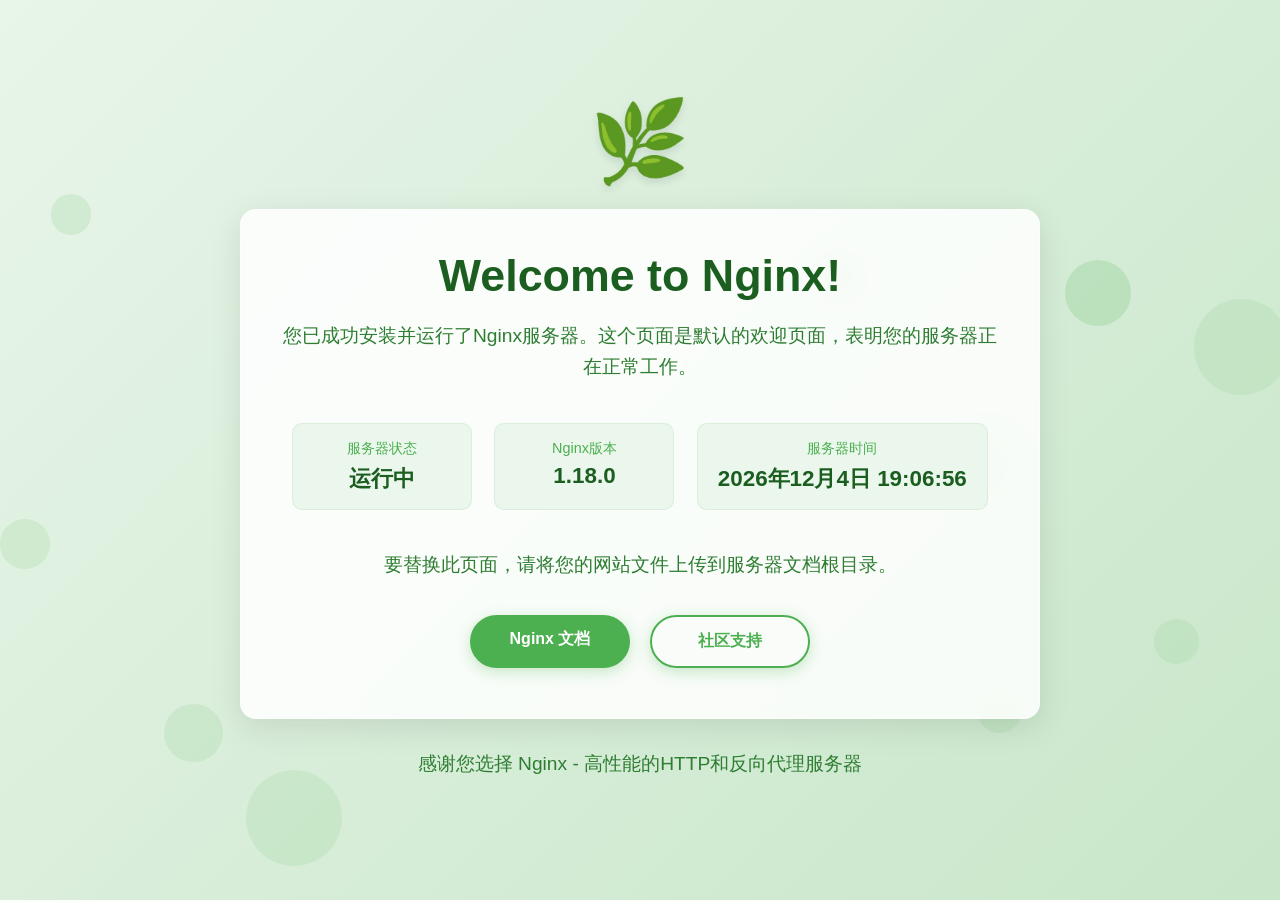
<file: nginx/html/index.html>
<!DOCTYPE html>
<html lang="zh-CN">
<head>
    <meta charset="UTF-8">
    <meta name="viewport" content="width=device-width, initial-scale=1.0">
    <title>Welcome to Nginx</title>
    <style>
        * {
            margin: 0;
            padding: 0;
            box-sizing: border-box;
            font-family: 'Segoe UI', Tahoma, Geneva, Verdana, sans-serif;
            -webkit-tap-highlight-color: transparent; /* 移除移动端点击高亮 */
        }
        
        body {
            background: linear-gradient(135deg, #e8f5e9 0%, #c8e6c9 100%);
            color: #2e7d32;
            min-height: 100vh;
            display: flex;
            flex-direction: column;
            align-items: center;
            justify-content: center;
            padding: 20px;
            overflow-x: hidden;
            position: relative;
        }
        
        /* 动态背景元素 */
        .bg-animation {
            position: absolute;
            top: 0;
            left: 0;
            width: 100%;
            height: 100%;
            z-index: -1;
            overflow: hidden;
        }
        
        .bg-circle {
            position: absolute;
            border-radius: 50%;
            background: rgba(200, 230, 201, 0.4);
            animation: float 15s infinite linear;
        }
        
        .container {
            max-width: 800px;
            width: 100%;
            text-align: center;
            z-index: 1;
        }
        
        .logo {
            font-size: 5rem;
            margin-bottom: 20px;
            color: #388e3c;
            text-shadow: 0 4px 8px rgba(0, 0, 0, 0.1);
            animation: pulse 3s infinite;
        }
        
        .card {
            background: rgba(255, 255, 255, 0.85);
            backdrop-filter: blur(10px);
            border-radius: 16px;
            padding: 40px;
            box-shadow: 0 8px 32px rgba(0, 0, 0, 0.1);
            border: 1px solid rgba(255, 255, 255, 0.5);
            margin-bottom: 30px;
            transition: transform 0.3s ease;
        }
        
        .card:hover {
            transform: translateY(-5px);
        }
        
        h1 {
            font-size: 2.8rem;
            margin-bottom: 20px;
            color: #1b5e20;
        }
        
        p {
            font-size: 1.2rem;
            line-height: 1.6;
            margin-bottom: 25px;
            color: #2e7d32;
        }
        
        .status-container {
            display: flex;
            justify-content: space-around;
            flex-wrap: wrap;
            margin: 30px 0;
        }
        
        .status-item {
            background: rgba(232, 245, 233, 0.8);
            padding: 15px 20px;
            border-radius: 10px;
            margin: 10px;
            min-width: 180px;
            transition: all 0.3s ease;
            border: 1px solid rgba(200, 230, 201, 0.5);
        }
        
        .status-item:hover {
            background: rgba(200, 230, 201, 0.9);
            transform: translateY(-3px);
        }
        
        .status-label {
            font-size: 0.9rem;
            color: #4caf50;
            margin-bottom: 5px;
        }
        
        .status-value {
            font-size: 1.4rem;
            font-weight: bold;
            color: #1b5e20;
        }
        
        .btn-container {
            display: flex;
            justify-content: center;
            flex-wrap: wrap;
            margin-top: 20px;
        }
        
        .btn {
            display: inline-block;
            background: #4CAF50;
            color: white;
            padding: 14px 30px;
            border-radius: 50px;
            text-decoration: none;
            font-weight: bold;
            margin: 10px;
            transition: all 0.3s ease;
            box-shadow: 0 4px 15px rgba(76, 175, 80, 0.3);
            cursor: pointer;
            border: none;
            font-size: 1rem;
            min-width: 160px;
            text-align: center;
            -webkit-user-select: none;
            -moz-user-select: none;
            -ms-user-select: none;
            user-select: none;
        }
        
        .btn:hover, .btn:active {
            background: #45a049;
            transform: translateY(-3px);
            box-shadow: 0 6px 20px rgba(76, 175, 80, 0.4);
        }
        
        .btn-secondary {
            background: transparent;
            border: 2px solid #4CAF50;
            color: #4CAF50;
        }
        
        .btn-secondary:hover, .btn-secondary:active {
            background: rgba(76, 175, 80, 0.1);
        }
        
        .footer {
            margin-top: 30px;
            color: #4caf50;
            font-size: 0.9rem;
        }
        
        /* 修复链接样式 */
        .link-btn {
            display: inline-block;
            background: #4CAF50;
            color: white;
            padding: 14px 30px;
            border-radius: 50px;
            text-decoration: none;
            font-weight: bold;
            margin: 10px;
            transition: all 0.3s ease;
            box-shadow: 0 4px 15px rgba(76, 175, 80, 0.3);
            font-size: 1rem;
            min-width: 160px;
            text-align: center;
            -webkit-user-select: none;
            -moz-user-select: none;
            -ms-user-select: none;
            user-select: none;
        }
        
        .link-btn:hover, .link-btn:active {
            background: #45a049;
            transform: translateY(-3px);
            box-shadow: 0 6px 20px rgba(76, 175, 80, 0.4);
            text-decoration: none;
            color: white;
        }
        
        .link-btn-secondary {
            background: transparent;
            border: 2px solid #4CAF50;
            color: #4CAF50;
        }
        
        .link-btn-secondary:hover, .link-btn-secondary:active {
            background: rgba(76, 175, 80, 0.1);
            color: #4CAF50;
        }
        
        @keyframes pulse {
            0% { transform: scale(1); }
            50% { transform: scale(1.05); }
            100% { transform: scale(1); }
        }
        
        @keyframes float {
            0% {
                transform: translateY(0) rotate(0deg);
                opacity: 1;
            }
            100% {
                transform: translateY(-1000px) rotate(720deg);
                opacity: 0;
            }
        }
        
        /* 平板设备适配 */
        @media (max-width: 768px) {
            .logo {
                font-size: 4rem;
            }
            
            h1 {
                font-size: 2.2rem;
            }
            
            .card {
                padding: 25px;
            }
            
            .status-item {
                min-width: 140px;
            }
            
            .btn, .link-btn {
                padding: 12px 25px;
                min-width: 140px;
            }
        }
        
        /* 手机设备适配 */
        @media (max-width: 480px) {
            body {
                padding: 15px;
            }
            
            .logo {
                font-size: 3rem;
            }
            
            h1 {
                font-size: 1.8rem;
            }
            
            .card {
                padding: 20px 15px;
            }
            
            p {
                font-size: 1.1rem;
            }
            
            .status-container {
                flex-direction: column;
                align-items: center;
            }
            
            .status-item {
                width: 100%;
                max-width: 250px;
                margin: 8px 0;
            }
            
            .btn-container {
                flex-direction: column;
                align-items: center;
            }
            
            .btn, .link-btn {
                width: 100%;
                max-width: 280px;
                margin: 8px 0;
                padding: 16px 20px;
                font-size: 1.1rem;
            }
            
            .footer {
                font-size: 0.8rem;
            }
        }
        
        /* 小屏幕手机适配 */
        @media (max-width: 360px) {
            .logo {
                font-size: 2.5rem;
            }
            
            h1 {
                font-size: 1.5rem;
            }
            
            .card {
                padding: 15px 10px;
            }
            
            p {
                font-size: 1rem;
            }
            
            .status-item {
                padding: 12px 15px;
            }
            
            .status-value {
                font-size: 1.2rem;
            }
        }
        
        /* 防止移动端横屏时字体过大 */
        @media (max-width: 768px) and (orientation: landscape) {
            .container {
                max-height: 100vh;
                overflow-y: auto;
            }
            
            .card {
                padding: 15px;
            }
            
            .logo {
                font-size: 3rem;
                margin-bottom: 10px;
            }
            
            h1 {
                font-size: 1.8rem;
                margin-bottom: 15px;
            }
            
            p {
                margin-bottom: 15px;
            }
            
            .status-container {
                margin: 15px 0;
            }
        }
    </style>
</head>
<body>
    <div class="bg-animation" id="bg-animation"></div>
    
    <div class="container">
        <div class="logo">🌿</div>
        
        <div class="card">
            <h1>Welcome to Nginx!</h1>
            <p>您已成功安装并运行了Nginx服务器。这个页面是默认的欢迎页面，表明您的服务器正在正常工作。</p>
            
            <div class="status-container">
                <div class="status-item">
                    <div class="status-label">服务器状态</div>
                    <div class="status-value">运行中</div>
                </div>
                <div class="status-item">
                    <div class="status-label">Nginx版本</div>
                    <div class="status-value">1.18.0</div>
                </div>
                <div class="status-item">
                    <div class="status-label">服务器时间</div>
                    <div class="status-value" id="server-time">加载中...</div>
                </div>
            </div>
            
            <p>要替换此页面，请将您的网站文件上传到服务器文档根目录。</p>
            
            <div class="btn-container">
                <!-- 使用真实的链接而不是按钮 -->
                <a href="https://nginx.org/en/docs/" class="link-btn" target="_blank" id="docs-link">Nginx 文档</a>
                <a href="https://nginx.org/" class="link-btn link-btn-secondary" target="_blank" id="support-link">社区支持</a>
            </div>
        </div>
        
        <div class="footer">
            <p>感谢您选择 Nginx - 高性能的HTTP和反向代理服务器</p>
        </div>
    </div>
    
    <script>
        // 更新服务器时间
        function updateServerTime() {
            const now = new Date();
            const options = { 
                year: 'numeric', 
                month: 'short', 
                day: 'numeric',
                hour: '2-digit', 
                minute: '2-digit',
                second: '2-digit'
            };
            document.getElementById('server-time').textContent = now.toLocaleDateString('zh-CN', options);
        }
        
        // 初始加载时更新时间
        updateServerTime();
        
        // 每秒更新时间
        setInterval(updateServerTime, 1000);
        
        // 添加动态背景元素
        document.addEventListener('DOMContentLoaded', function() {
            const bgAnimation = document.getElementById('bg-animation');
            const colors = ['rgba(200, 230, 201, 0.3)', 'rgba(165, 214, 167, 0.3)', 'rgba(129, 199, 132, 0.3)'];
            
            // 根据屏幕大小调整气泡数量
            const isMobile = window.innerWidth <= 768;
            const circleCount = isMobile ? 5 : 10;
            
            for (let i = 0; i < circleCount; i++) {
                const circle = document.createElement('div');
                circle.classList.add('bg-circle');
                
                // 移动端使用更小的气泡
                const maxSize = isMobile ? 60 : 80;
                const minSize = isMobile ? 20 : 30;
                const size = Math.random() * maxSize + minSize;
                circle.style.width = `${size}px`;
                circle.style.height = `${size}px`;
                
                circle.style.left = `${Math.random() * 100}%`;
                circle.style.top = `${Math.random() * 100}%`;
                
                circle.style.background = colors[Math.floor(Math.random() * colors.length)];
                
                const duration = Math.random() * 20 + 10;
                const delay = Math.random() * -20;
                circle.style.animation = `float ${duration}s infinite linear`;
                circle.style.animationDelay = `${delay}s`;
                
                bgAnimation.appendChild(circle);
            }
            
            // 为移动端添加额外的点击处理
            const docsLink = document.getElementById('docs-link');
            const supportLink = document.getElementById('support-link');
            
            // 添加触摸事件处理
            function handleTouchStart(e) {
                this.style.transform = 'translateY(-1px)';
            }
            
            function handleTouchEnd(e) {
                this.style.transform = '';
                // 允许默认行为（链接跳转）
            }
            
            // 为移动端添加触摸事件
            if ('ontouchstart' in window) {
                docsLink.addEventListener('touchstart', handleTouchStart, {passive: true});
                docsLink.addEventListener('touchend', handleTouchEnd, {passive: true});
                
                supportLink.addEventListener('touchstart', handleTouchStart, {passive: true});
                supportLink.addEventListener('touchend', handleTouchEnd, {passive: true});
            }
            
            // 添加点击事件作为备用
            docsLink.addEventListener('click', function(e) {
                // 允许默认行为
            });
            
            supportLink.addEventListener('click', function(e) {
                // 允许默认行为
            });
        });
        
        // 窗口大小改变时重新调整布局
        window.addEventListener('resize', function() {
            // 可以添加响应式调整逻辑
        });
    </script>
</body>
</html>
</file>
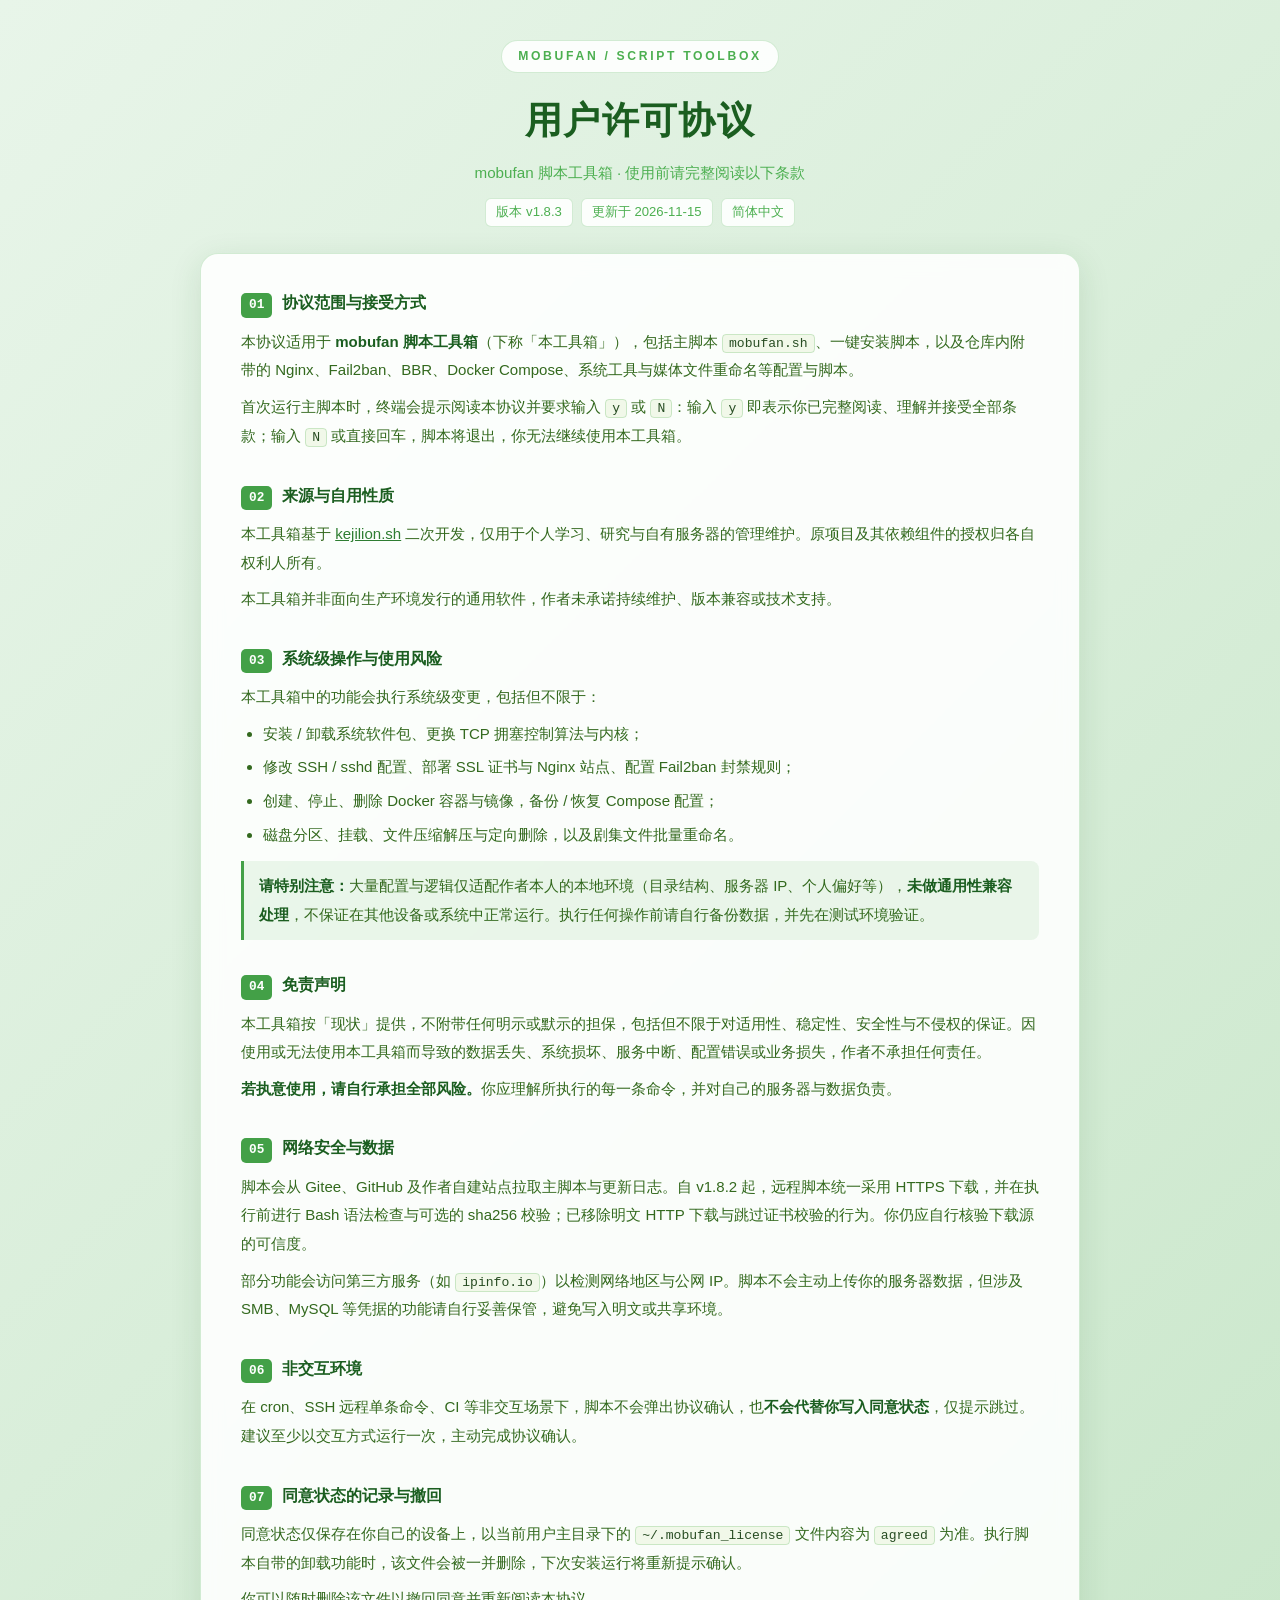
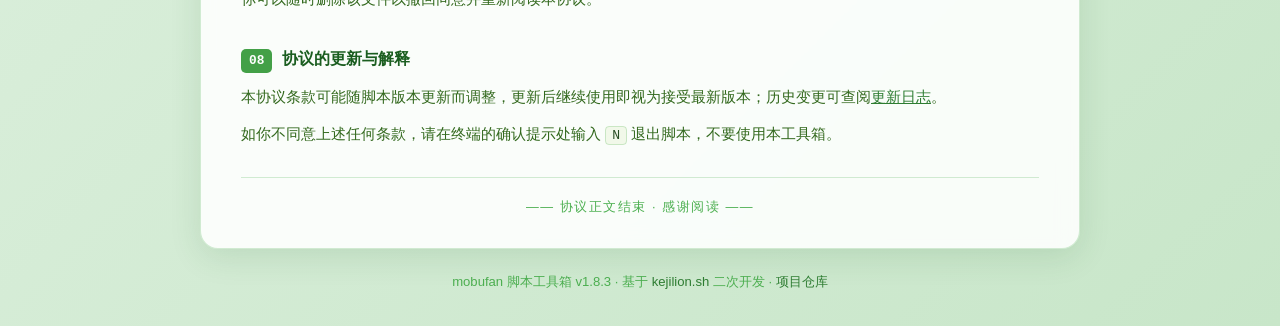
<file: nginx/html/license.html>
<!DOCTYPE html>
<html lang="zh-CN">
<head>
<meta charset="UTF-8">
<meta name="viewport" content="width=device-width, initial-scale=1.0">
<meta name="robots" content="noindex, nofollow">
<meta name="color-scheme" content="light dark">
<title>用户许可协议 · mobufan 脚本工具箱</title>
<style>
:root {
    --bg-a: #e8f5e9;
    --bg-b: #c8e6c9;
    --text: #1b5e20;
    --text-soft: #33691e;
    --muted: #4caf50;
    --card: rgba(255, 255, 255, .88);
    --border: rgba(76, 175, 80, .24);
    --accent: #2e7d32;
    --accent-2: #43a047;
    --soft: rgba(76, 175, 80, .10);
    --code-bg: #f1f8e9;
    --code-text: #274c22;
    --shadow: 0 8px 32px rgba(27, 94, 32, .12);
}
@media (prefers-color-scheme: dark) {
    :root {
        --bg-a: #0b1710;
        --bg-b: #152c1c;
        --text: #dcf0e0;
        --text-soft: #b4d8bb;
        --muted: #7bc88a;
        --card: rgba(19, 38, 25, .88);
        --border: rgba(120, 200, 135, .22);
        --accent: #66bb6a;
        --accent-2: #4caf50;
        --soft: rgba(102, 187, 106, .10);
        --code-bg: rgba(6, 18, 10, .85);
        --code-text: #c8e6c9;
        --shadow: 0 8px 36px rgba(0, 0, 0, .35);
    }
}
* { margin: 0; padding: 0; box-sizing: border-box; }
body {
    font-family: 'Segoe UI', 'Microsoft YaHei', 'PingFang SC', Tahoma, Geneva, Verdana, sans-serif;
    background: linear-gradient(135deg, var(--bg-a) 0%, var(--bg-b) 100%);
    color: var(--text);
    min-height: 100vh;
    padding: 40px 20px 32px;
    line-height: 1.75;
    overflow-x: hidden;
}
.wrap { max-width: 880px; margin: 0 auto; }

header { text-align: center; margin-bottom: 26px; }
.brand {
    display: inline-block; font-size: .76rem; letter-spacing: .22em; font-weight: 700;
    color: var(--muted); border: 1px solid var(--border); border-radius: 999px;
    background: var(--card); padding: 5px 16px; margin-bottom: 16px;
}
h1 { font-size: 2.3rem; letter-spacing: .04em; margin-bottom: 6px; }
.subtitle { font-size: .95rem; color: var(--muted); }
.meta { margin-top: 12px; font-size: .82rem; color: var(--muted); display: flex; gap: 8px; justify-content: center; flex-wrap: wrap; }
.meta span { background: var(--card); border: 1px solid var(--border); border-radius: 6px; padding: 2px 10px; }

.card {
    background: var(--card); backdrop-filter: blur(10px);
    border: 1px solid var(--border); border-radius: 18px;
    box-shadow: var(--shadow); padding: 34px 40px 30px;
}
.terms h2 {
    font-size: 1.02rem; margin: 30px 0 10px; color: var(--text);
    display: flex; align-items: baseline; gap: 10px;
}
.terms h2:first-child { margin-top: 0; }
.terms h2 .num {
    font-family: Consolas, 'Courier New', monospace; font-size: .8rem;
    background: var(--accent-2); color: #fff; border-radius: 5px;
    padding: 1px 8px; flex: none;
}
.terms p, .terms li { font-size: .94rem; color: var(--text-soft); line-height: 1.9; }
.terms p { margin-bottom: 8px; }
.terms ul { margin: 6px 0 10px 22px; }
.terms li { margin-bottom: 5px; }
.terms strong { color: var(--text); }
.terms code {
    font-family: Consolas, 'Courier New', monospace; font-size: .87em;
    background: var(--code-bg); color: var(--code-text);
    padding: 1px 6px; border-radius: 4px; border: 1px solid var(--border);
}
.terms a { color: var(--accent); }
.notice {
    margin: 12px 0 10px; padding: 11px 15px;
    border-left: 3px solid var(--accent-2); background: var(--soft);
    border-radius: 0 8px 8px 0; font-size: .9rem; color: var(--text-soft);
}
.rule { height: 1px; background: var(--border); margin: 28px 0 0; border: 0; }
.end-mark { text-align: center; color: var(--muted); font-size: .8rem; letter-spacing: .12em; margin-top: 18px; }

footer { text-align: center; margin-top: 22px; font-size: .82rem; color: var(--muted); }
footer a { color: var(--accent); text-decoration: none; }
footer a:hover { text-decoration: underline; }

@media (max-width: 640px) {
    body { padding: 26px 12px 22px; }
    h1 { font-size: 1.75rem; }
    .card { padding: 24px 20px 22px; }
    .terms p, .terms li { font-size: .9rem; }
    .terms h2 { font-size: .98rem; margin-top: 26px; }
}
@media print {
    body { background: #fff; color: #000; padding: 0; }
    .card { border: none; box-shadow: none; background: #fff; padding: 0; }
    .terms p, .terms li, .terms h2, .terms strong, footer { color: #000; }
    .terms h2 { break-after: avoid; }
}
</style>
</head>
<body>
<div class="wrap">

    <header>
        <div class="brand">MOBUFAN / SCRIPT TOOLBOX</div>
        <h1>用户许可协议</h1>
        <div class="subtitle">mobufan 脚本工具箱 · 使用前请完整阅读以下条款</div>
        <div class="meta">
            <span>版本 v1.8.3</span>
            <span>更新于 2026-11-15</span>
            <span>简体中文</span>
        </div>
    </header>

    <main class="card">
        <article class="terms">

            <h2><span class="num">01</span>协议范围与接受方式</h2>
            <p>本协议适用于 <strong>mobufan 脚本工具箱</strong>（下称「本工具箱」），包括主脚本 <code>mobufan.sh</code>、一键安装脚本，以及仓库内附带的 Nginx、Fail2ban、BBR、Docker Compose、系统工具与媒体文件重命名等配置与脚本。</p>
            <p>首次运行主脚本时，终端会提示阅读本协议并要求输入 <code>y</code> 或 <code>N</code>：输入 <code>y</code> 即表示你已完整阅读、理解并接受全部条款；输入 <code>N</code> 或直接回车，脚本将退出，你无法继续使用本工具箱。</p>

            <h2><span class="num">02</span>来源与自用性质</h2>
            <p>本工具箱基于 <a href="https://github.com/kejilion/sh" target="_blank" rel="noopener noreferrer">kejilion.sh</a> 二次开发，仅用于个人学习、研究与自有服务器的管理维护。原项目及其依赖组件的授权归各自权利人所有。</p>
            <p>本工具箱并非面向生产环境发行的通用软件，作者未承诺持续维护、版本兼容或技术支持。</p>

            <h2><span class="num">03</span>系统级操作与使用风险</h2>
            <p>本工具箱中的功能会执行系统级变更，包括但不限于：</p>
            <ul>
                <li>安装 / 卸载系统软件包、更换 TCP 拥塞控制算法与内核；</li>
                <li>修改 SSH / sshd 配置、部署 SSL 证书与 Nginx 站点、配置 Fail2ban 封禁规则；</li>
                <li>创建、停止、删除 Docker 容器与镜像，备份 / 恢复 Compose 配置；</li>
                <li>磁盘分区、挂载、文件压缩解压与定向删除，以及剧集文件批量重命名。</li>
            </ul>
            <p class="notice"><strong>请特别注意：</strong>大量配置与逻辑仅适配作者本人的本地环境（目录结构、服务器 IP、个人偏好等），<strong>未做通用性兼容处理</strong>，不保证在其他设备或系统中正常运行。执行任何操作前请自行备份数据，并先在测试环境验证。</p>

            <h2><span class="num">04</span>免责声明</h2>
            <p>本工具箱按「现状」提供，不附带任何明示或默示的担保，包括但不限于对适用性、稳定性、安全性与不侵权的保证。因使用或无法使用本工具箱而导致的数据丢失、系统损坏、服务中断、配置错误或业务损失，作者不承担任何责任。</p>
            <p><strong>若执意使用，请自行承担全部风险。</strong>你应理解所执行的每一条命令，并对自己的服务器与数据负责。</p>

            <h2><span class="num">05</span>网络安全与数据</h2>
            <p>脚本会从 Gitee、GitHub 及作者自建站点拉取主脚本与更新日志。自 v1.8.2 起，远程脚本统一采用 HTTPS 下载，并在执行前进行 Bash 语法检查与可选的 sha256 校验；已移除明文 HTTP 下载与跳过证书校验的行为。你仍应自行核验下载源的可信度。</p>
            <p>部分功能会访问第三方服务（如 <code>ipinfo.io</code>）以检测网络地区与公网 IP。脚本不会主动上传你的服务器数据，但涉及 SMB、MySQL 等凭据的功能请自行妥善保管，避免写入明文或共享环境。</p>

            <h2><span class="num">06</span>非交互环境</h2>
            <p>在 cron、SSH 远程单条命令、CI 等非交互场景下，脚本不会弹出协议确认，也<strong>不会代替你写入同意状态</strong>，仅提示跳过。建议至少以交互方式运行一次，主动完成协议确认。</p>

            <h2><span class="num">07</span>同意状态的记录与撤回</h2>
            <p>同意状态仅保存在你自己的设备上，以当前用户主目录下的 <code>~/.mobufan_license</code> 文件内容为 <code>agreed</code> 为准。执行脚本自带的卸载功能时，该文件会被一并删除，下次安装运行将重新提示确认。</p>
            <p>你可以随时删除该文件以撤回同意并重新阅读本协议。</p>

            <h2><span class="num">08</span>协议的更新与解释</h2>
            <p>本协议条款可能随脚本版本更新而调整，更新后继续使用即视为接受最新版本；历史变更可查阅<a href="https://gitee.com/meimolihan/sh/raw/master/log/mobufan_sh_log.txt" target="_blank" rel="noopener noreferrer">更新日志</a>。</p>
            <p>如你不同意上述任何条款，请在终端的确认提示处输入 <code>N</code> 退出脚本，不要使用本工具箱。</p>

            <hr class="rule">
            <div class="end-mark">—— 协议正文结束 · 感谢阅读 ——</div>
        </article>
    </main>

    <footer>
        mobufan 脚本工具箱 v1.8.3 · 基于 <a href="https://github.com/kejilion/sh" target="_blank" rel="noopener noreferrer">kejilion.sh</a> 二次开发 ·
        <a href="https://gitee.com/meimolihan/sh" target="_blank" rel="noopener noreferrer">项目仓库</a>
    </footer>
</div>
</body>
</html>
</file>
